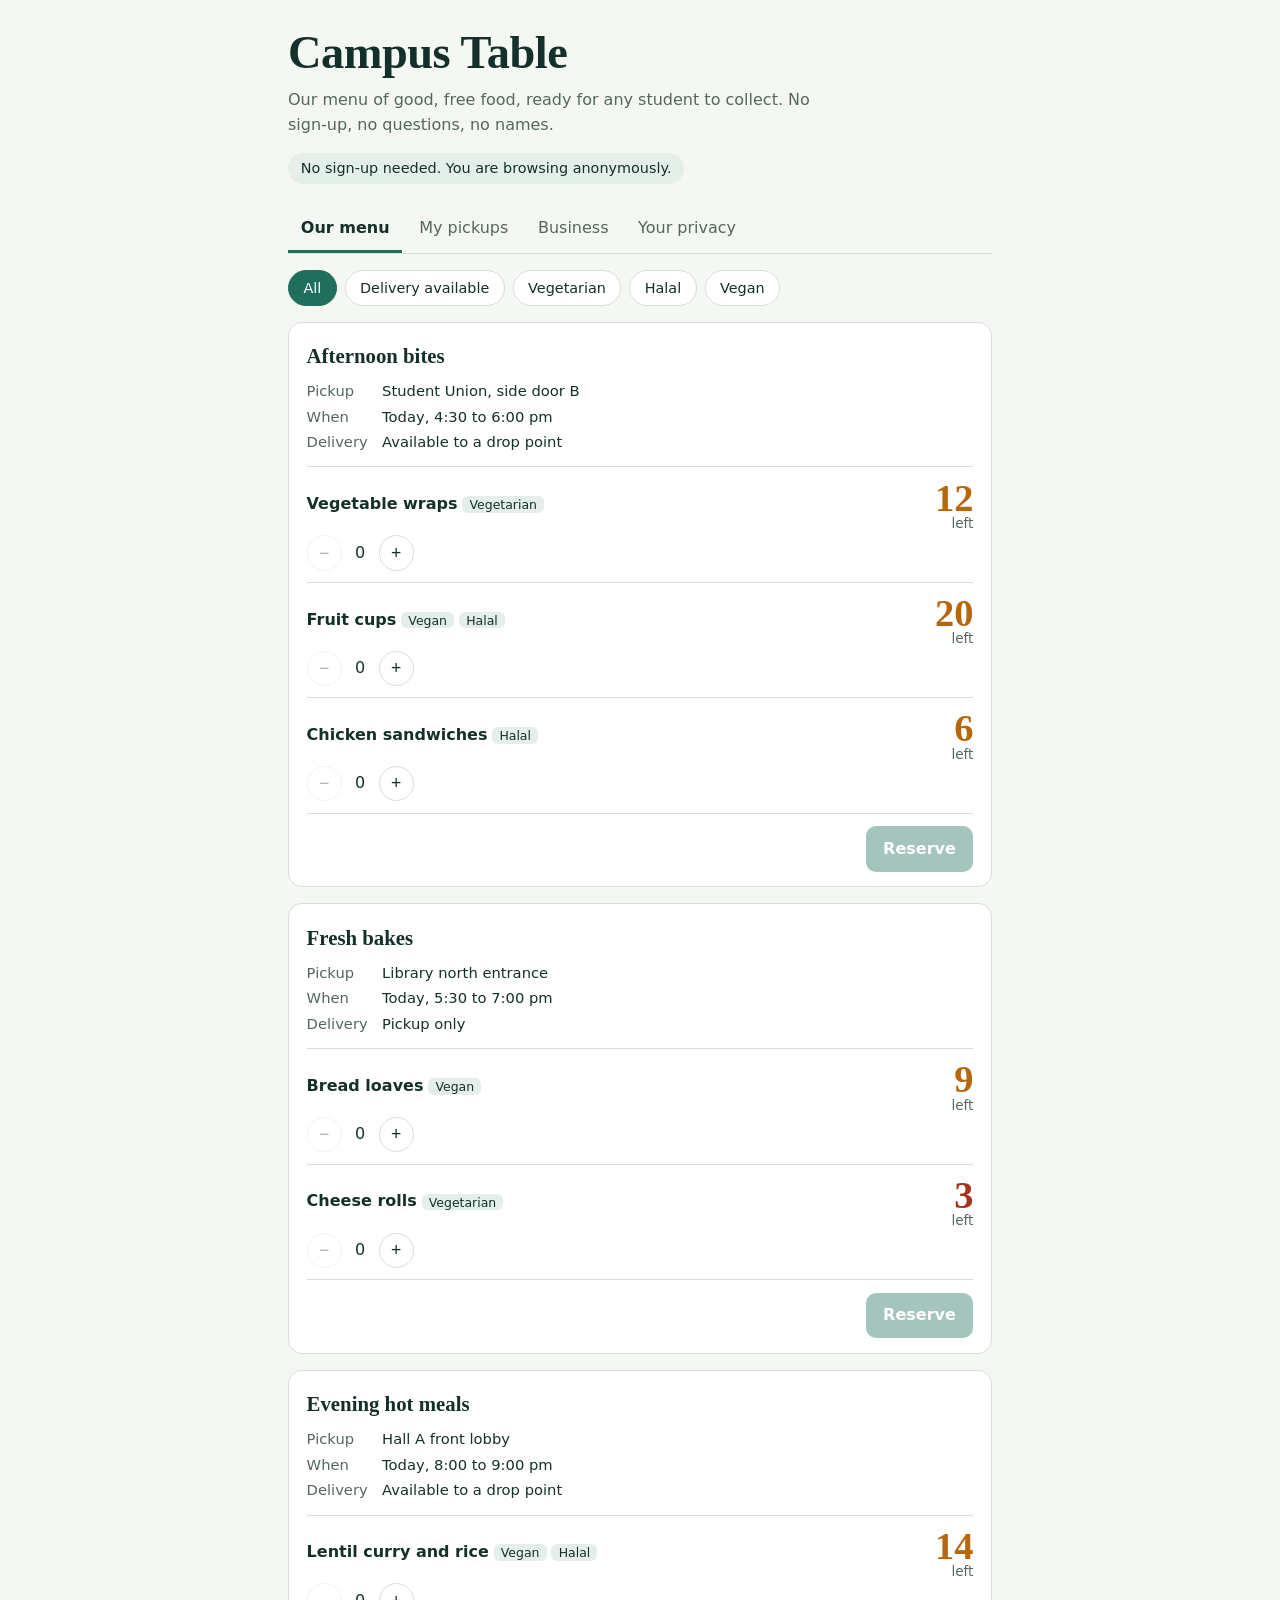
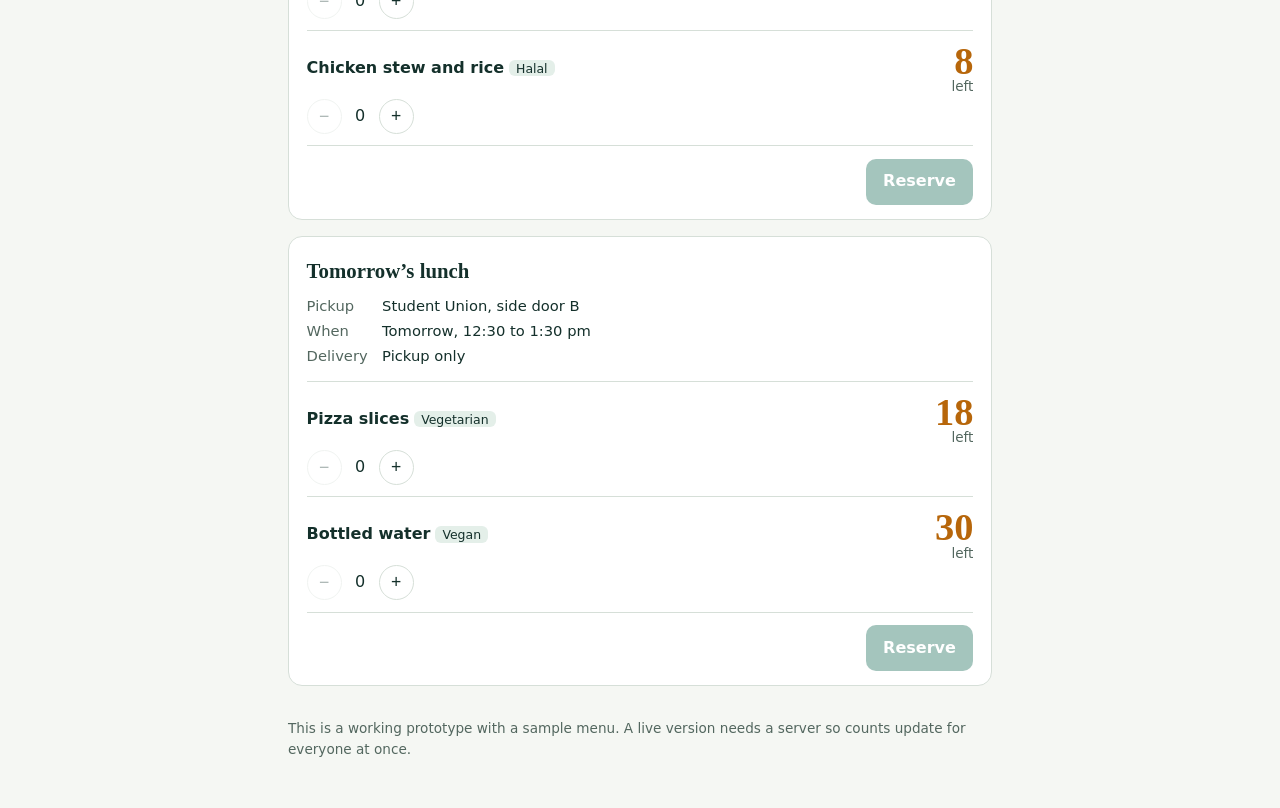
<file: index.html>
<!DOCTYPE html>
<html lang="en">
<head>
<meta charset="utf-8">
<meta name="viewport" content="width=device-width, initial-scale=1, viewport-fit=cover">
<title>Campus Table</title>
<link rel="stylesheet" href="style.css">
</head>
<body>
<div class="wrap">
<header>
<h1>Campus Table</h1>
<p class="lede">Our menu of good, free food, ready for any student to collect. No sign-up, no questions, no names.</p>
<span class="id" id="idchip"></span>
</header>
<nav role="tablist" aria-label="Sections">
<button role="tab" data-tab="browse" aria-selected="true">Our menu</button>
<button role="tab" data-tab="orders" aria-selected="false">My pickups</button>
<button role="tab" data-tab="biz" aria-selected="false">Business</button>
<button role="tab" data-tab="privacy" aria-selected="false">Your privacy</button>
</nav>
<main>
<section id="browse"></section>
<section id="orders" hidden></section>
<section id="biz" hidden>
<h2>Business</h2>
<p class="teamnote">Team area. Where the food comes from stays here and never appears on the student menu.</p>
<div class="grid">
<div class="panel"><h3>Nearby businesses</h3>
<label class="f" for="radius">Search radius: <span id="rv">5</span> km</label>
<input type="range" id="radius" min="1" max="10" value="5">
<svg class="radar" id="radar" viewBox="-110 -110 220 220" role="img" aria-label="Map of businesses around the hub"></svg>
<div id="bizList"></div></div>
<div class="panel"><h3>Report leftover food</h3>
<form id="leftForm" novalidate>
<label class="f" for="lbiz">Business</label><select id="lbiz"></select>
<label class="f" for="lfood">Food</label><input id="lfood" placeholder="e.g. Vegetable pies, cooked rice">
<label class="f" for="lqty">Portions</label><input id="lqty" type="number" min="1" value="10">
<label class="f" for="lby">Ready for pickup by</label><input id="lby" type="time" value="18:00">
<p class="err" id="lerr" role="alert"></p>
<button class="btn form" type="submit">Notify collection team</button>
</form></div>
<div class="panel"><h3>Alerts sent</h3><div id="alerts"></div></div>
</div>
</section>
<section id="privacy" hidden>
<h2>Your privacy</h2>
<ul class="plain">
<li>We never ask for your name, email, student number or reason. Your pickup code is the only thing our team ever sees.</li>
<li>Reservations are limited to 2 of each item and 3 active pickups, so there is enough for everyone. We don’t check anything else.</li>
<li>Everyone who prepares or hands over your food sees a code and a list of items. They never see who you are.</li>
<li>Delivery is optional and only offered for some menus. You choose a drop point, and handover is contactless.</li>
<li>Everything on this page is stored only in your browser. Clearing it removes every trace.</li>
</ul>
<button class="btn danger" id="wipe">Clear everything on this device</button>
</section>
</main>
<footer>This is a working prototype with a sample menu. A live version needs a server so counts update for everyone at once.</footer>
</div>
<dialog id="dlg"></dialog>
<script src="script.js"></script>
</body>
</html>
</file>
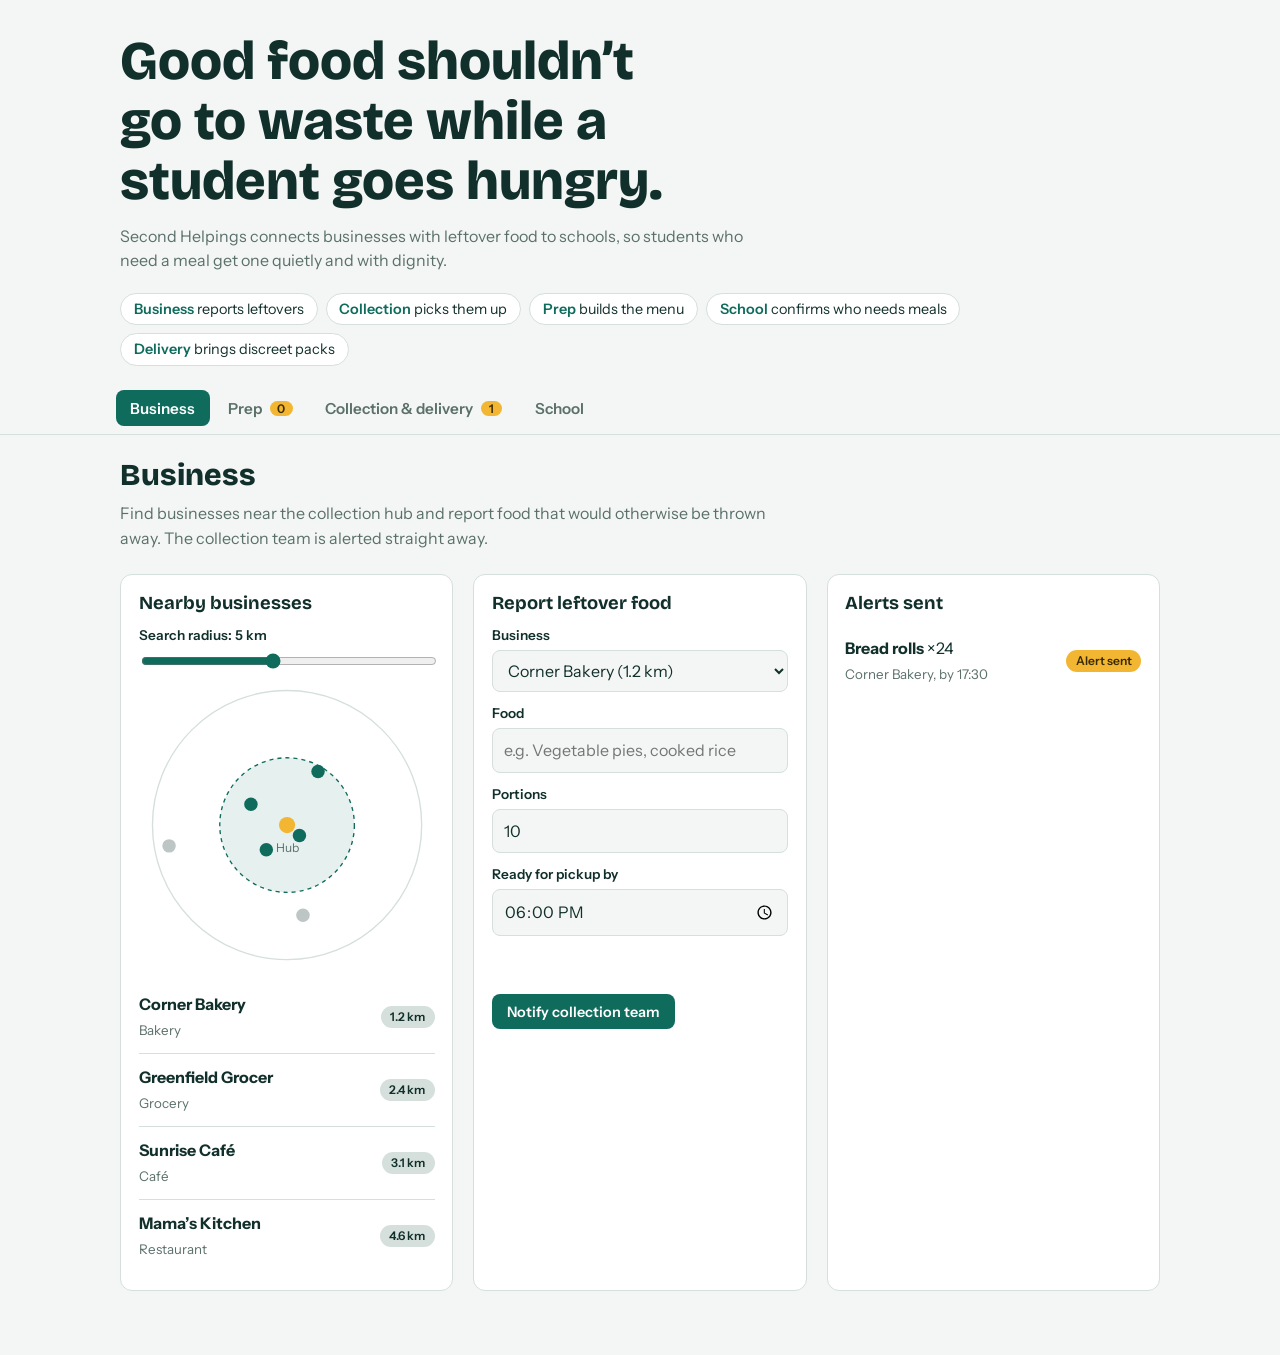
<file: Feed The Flock.html>
<!DOCTYPE html>
<html lang="en">
<head>
<meta charset="utf-8">
<meta name="viewport" content="width=device-width, initial-scale=1, viewport-fit=cover">
<title>Second Helpings: food rescue for schools</title>
<link rel="preconnect" href="https://fonts.googleapis.com">
<link href="https://fonts.googleapis.com/css2?family=Bricolage+Grotesque:wght@600;800&family=Instrument+Sans:wght@400;500;600&display=swap" rel="stylesheet">
<style>
:root{--bg:#f3f6f4;--surf:#fff;--ink:#12302b;--mute:#5b706b;--line:#d5dfdb;--brand:#0f6b5c;--brand-ink:#fff;--sun:#f2b632;--sun-ink:#3a2a00;--bad:#b3341f;
--hd:'Bricolage Grotesque',system-ui,sans-serif;--bd:'Instrument Sans',system-ui,sans-serif;
box-sizing:border-box;padding-top:env(safe-area-inset-top,0px);padding-bottom:env(safe-area-inset-bottom,0px);color-scheme:light}
@media (prefers-color-scheme:dark){:root:not([data-theme="light"]){--bg:#0d1b19;--surf:#142826;--ink:#e6f1ee;--mute:#9bb3ad;--line:#27403c;--brand:#3fb9a3;--brand-ink:#05211c;--sun:#f2b632;--bad:#ff8a73;color-scheme:dark}}
:root[data-theme="dark"]{--bg:#0d1b19;--surf:#142826;--ink:#e6f1ee;--mute:#9bb3ad;--line:#27403c;--brand:#3fb9a3;--brand-ink:#05211c;--sun:#f2b632;--bad:#ff8a73;color-scheme:dark}
*,*::before,*::after{box-sizing:border-box}
html{scroll-padding-top:env(safe-area-inset-top,0px)}
body{margin:0;background:var(--bg);color:var(--ink);font:16px/1.55 var(--bd)}
h1,h2,h3{font-family:var(--hd);line-height:1.1;margin:0}
header{padding:2rem 1.25rem 1rem;max-width:1080px;margin:0 auto}
header h1{font-size:clamp(2rem,6vw,3.4rem);font-weight:800;max-width:16ch}
header p{max-width:60ch;color:var(--mute);margin:.75rem 0 0}
.flow{display:flex;flex-wrap:wrap;gap:.5rem;margin:1.25rem 0 0;padding:0;list-style:none;font-size:.9rem}
.flow li{background:var(--surf);border:1px solid var(--line);border-radius:999px;padding:.25rem .8rem}
.flow b{color:var(--brand);font-weight:600}
nav{position:sticky;top:env(safe-area-inset-top,0px);z-index:5;background:var(--bg);border-bottom:1px solid var(--line)}
nav div{max-width:1080px;margin:0 auto;display:flex;gap:.25rem;overflow-x:auto;padding:.5rem 1rem}
nav button{flex:none;font:600 .95rem var(--bd);color:var(--mute);background:none;border:0;border-radius:8px;padding:.55rem .9rem;cursor:pointer;display:flex;gap:.5rem;align-items:center}
nav button[aria-selected="true"]{background:var(--brand);color:var(--brand-ink)}
.badge{background:var(--sun);color:var(--sun-ink);border-radius:999px;font-size:.75rem;padding:0 .45rem;min-width:1.3rem;text-align:center}
main{max-width:1080px;margin:0 auto;padding:1.5rem 1.25rem 4rem}
section[hidden]{display:none}
.lead{color:var(--mute);max-width:62ch;margin:.5rem 0 1.5rem}
h2{font-size:1.9rem;font-weight:800}
h3{font-size:1.15rem;margin-bottom:.75rem}
.grid{display:grid;gap:1.25rem;grid-template-columns:repeat(auto-fit,minmax(min(100%,320px),1fr))}
.panel{background:var(--surf);border:1px solid var(--line);border-radius:12px;padding:1.1rem}
label{display:block;font-size:.85rem;font-weight:600;margin:.7rem 0 .25rem}
input,select,textarea{width:100%;font:inherit;color:var(--ink);background:var(--bg);border:1px solid var(--line);border-radius:8px;padding:.55rem .7rem}
input[type=range]{padding:0;accent-color:var(--brand)}
:focus-visible{outline:3px solid var(--sun);outline-offset:2px}
.btn{font:600 .9rem var(--bd);background:var(--brand);color:var(--brand-ink);border:0;border-radius:8px;padding:.55rem .95rem;cursor:pointer;margin-top:.9rem}
.btn.alt{background:transparent;color:var(--brand);border:1px solid var(--brand);margin-top:0}
.btn.sm{padding:.35rem .7rem;margin-top:0}
.item{display:flex;justify-content:space-between;gap:.75rem;align-items:center;padding:.7rem 0;border-top:1px solid var(--line)}
.item:first-of-type{border-top:0}
.item small,.muted{color:var(--mute)}
.pill{font-size:.75rem;font-weight:600;border-radius:999px;padding:.1rem .6rem;background:var(--line);color:var(--ink);white-space:nowrap}
.pill.go{background:var(--sun);color:var(--sun-ink)}
.empty{color:var(--mute);padding:.5rem 0;font-style:italic}
.note{border-left:4px solid var(--sun);padding:.6rem .9rem;background:var(--surf);border-radius:0 8px 8px 0;margin:0 0 1.25rem;font-size:.92rem}
.radar{width:100%;max-width:360px;display:block;margin:0 auto .5rem}
.err{color:var(--bad);font-size:.85rem;min-height:1.2em}
#toast{position:fixed;left:50%;bottom:calc(1rem + env(safe-area-inset-bottom,0px));transform:translateX(-50%);background:var(--ink);color:var(--bg);padding:.6rem 1rem;border-radius:8px;opacity:0;pointer-events:none;transition:opacity .2s;max-width:90vw;z-index:9}
#toast.on{opacity:1}
.tools{display:flex;gap:.5rem;margin-top:1.25rem;flex-wrap:wrap}
.menucard{border:2px solid var(--ink);border-radius:14px;overflow:hidden;background:var(--surf);margin-top:.5rem}
.mh{display:flex;justify-content:space-between;align-items:center;background:var(--ink);color:var(--bg);padding:1rem 1.1rem;font:800 1.2rem var(--hd)}
.mh span:last-child{font:600 .95rem var(--bd);opacity:.85}
.mrow{display:flex;justify-content:space-between;align-items:center;gap:1rem;padding:1.1rem;border-top:1px solid var(--line)}
.mrow h4{font:800 1.15rem var(--hd);margin:0 0 .15rem}
.mrow p{margin:0 0 .35rem;color:var(--mute);font-size:.92rem}
.rbtn{font:600 1rem var(--bd);background:#1f6b4a;color:#fff;border:0;border-radius:10px;padding:.8rem 1.2rem;cursor:pointer;flex:none}
.rbtn:disabled{opacity:.45;cursor:not-allowed}
@media (prefers-reduced-motion:reduce){*{transition:none!important}}
</style>
</head>
<body>
<header>
  <h1>Good food shouldn’t go to waste while a student goes hungry.</h1>
  <p>Second Helpings connects businesses with leftover food to schools, so students who need a meal get one quietly and with dignity.</p>
  <ol class="flow" aria-label="How it works">
    <li><b>Business</b> reports leftovers</li><li><b>Collection</b> picks them up</li><li><b>Prep</b> builds the menu</li><li><b>School</b> confirms who needs meals</li><li><b>Delivery</b> brings discreet packs</li>
  </ol>
</header>
<nav><div role="tablist" aria-label="Sections">
  <button role="tab" id="t-biz" aria-selected="true" data-tab="biz">Business</button>
  <button role="tab" id="t-prep" aria-selected="false" data-tab="prep">Prep <span class="badge" id="b-prep">0</span></button>
  <button role="tab" id="t-cd" aria-selected="false" data-tab="cd">Collection &amp; delivery <span class="badge" id="b-cd">0</span></button>
  <button role="tab" id="t-school" aria-selected="false" data-tab="school">School</button>
</div></nav>

<main>
<!-- BUSINESS -->
<section id="biz" aria-labelledby="t-biz">
  <h2>Business</h2>
  <p class="lead">Find businesses near the collection hub and report food that would otherwise be thrown away. The collection team is alerted straight away.</p>
  <div class="grid">
    <div class="panel">
      <h3>Nearby businesses</h3>
      <label for="radius">Search radius: <span id="rv">5</span> km</label>
      <input type="range" id="radius" min="1" max="10" value="5">
      <svg class="radar" id="radar" viewBox="-110 -110 220 220" role="img" aria-label="Map of businesses around the hub"></svg>
      <div id="bizList"></div>
    </div>
    <div class="panel">
      <h3>Report leftover food</h3>
      <form id="leftForm" novalidate>
        <label for="lbiz">Business</label><select id="lbiz"></select>
        <label for="lfood">Food</label><input id="lfood" placeholder="e.g. Vegetable pies, cooked rice">
        <label for="lqty">Portions</label><input id="lqty" type="number" min="1" value="10">
        <label for="lby">Ready for pickup by</label><input id="lby" type="time" value="18:00">
        <p class="err" id="lerr" role="alert"></p>
        <button class="btn" type="submit">Notify collection team</button>
      </form>
    </div>
    <div class="panel">
      <h3>Alerts sent</h3>
      <div id="alerts"></div>
    </div>
  </div>
</section>

<!-- PREP -->
<section id="prep" aria-labelledby="t-prep" hidden>
  <h2>Prep</h2>
  <p class="lead">Check collected food, then add it to today’s menu with the portions that are safe to serve.</p>
  <div class="grid">
    <div class="panel"><h3>Collected, waiting for prep</h3>
      <label for="pwin">Pickup window</label><input id="pwin" value="4:30–5:30pm">
      <label for="ploc">Pickup point</label><select id="ploc"><option>Student centre foyer</option><option>Library entrance</option><option>Front office</option></select>
      <label for="palg">Allergens</label><select id="palg"><option>No common allergens</option><option>Contains gluten</option><option>Contains dairy</option><option>Contains nuts</option><option>Contains eggs</option></select>
      <div id="prepQ" style="margin-top:1rem"></div></div>
    <div class="panel"><h3>Today’s menu</h3><label for="mcode">Your student code</label><input id="mcode" placeholder="e.g. S-0412" autocomplete="off"><p class="err" id="merr" role="alert"></p><div id="menu" class="menucard"></div>
      <div class="tools"><button class="btn alt sm" id="copyMenu">Copy menu text</button></div></div>
  </div>
</section>

<!-- COLLECTION & DELIVERY -->
<section id="cd" aria-labelledby="t-cd" hidden>
  <h2>Collection &amp; delivery</h2>
  <p class="lead">Collectors claim and pick up reported food. Drivers take packed meals to the school’s collection point.</p>
  <div class="grid">
    <div class="panel"><h3>Collection queue</h3><div id="collQ"></div></div>
    <div class="panel">
      <h3>Discreet delivery run</h3>
      <p class="note">Packs are plain, unmarked bags labelled only with a student code. No names, no logos, no mention of a food programme.</p>
      <label for="dmenu">Menu item to pack</label><select id="dmenu"></select>
      <button class="btn" id="packBtn">Pack for students waiting</button>
      <div id="runList" style="margin-top:1rem"></div>
    </div>
  </div>
</section>

<!-- SCHOOL -->
<section id="school" aria-labelledby="t-school" hidden>
  <h2>School</h2>
  <p class="lead">School staff add students who need meals. Only a code is stored here. The real name stays on the school’s own system.</p>
  <p class="note">Use your school’s portal to look up the code. Delivery staff and food teams never see names.</p>
  <div class="grid">
    <div class="panel">
      <h3>Add a student to the register</h3>
      <form id="stuForm" novalidate>
        <label for="sgrade">Grade or class</label><input id="sgrade" placeholder="e.g. Grade 5">
        <label for="sdiet">Dietary needs (optional)</label><input id="sdiet" placeholder="e.g. no pork, nut allergy">
        <label for="sref">Referred by</label>
        <select id="sref"><option>Class teacher</option><option>School counsellor</option><option>Nurse</option><option>Principal</option></select>
        <p class="err" id="serr" role="alert"></p>
        <button class="btn" type="submit">Add to register</button>
      </form>
      <label for="portal" style="margin-top:1.25rem">School portal link (staff only)</label>
      <input id="portal" type="url" placeholder="https://school.example/staff">
      <div class="tools"><button class="btn alt sm" id="openPortal" type="button">Open school site</button></div>
    </div>
    <div class="panel"><h3>Confidential register</h3><div id="reg"></div></div>
  </div>
</section>
</main>
<div id="toast" role="status" aria-live="polite"></div>

<script>
(function(){
  var KEY='second-helpings-v1';
  var biz=[
    {id:1,name:'Corner Bakery',kind:'Bakery',km:1.2,a:40},
    {id:2,name:'Greenfield Grocer',kind:'Grocery',km:2.4,a:130},
    {id:3,name:'Sunrise Café',kind:'Café',km:3.1,a:210},
    {id:4,name:'Mama’s Kitchen',kind:'Restaurant',km:4.6,a:300},
    {id:5,name:'Central Hotel Buffet',kind:'Hotel',km:6.8,a:80},
    {id:6,name:'Farmers’ Co-op Store',kind:'Market',km:8.9,a:170}
  ];
  var S={listings:[],menu:[],students:[],packs:[],n:100,portal:''};
  try{var raw=localStorage.getItem(KEY);if(raw)S=JSON.parse(raw)}catch(e){}
  if(!S.listings.length&&!S.students.length&&!S.menu.length){
    S.listings=[{id:1,bid:1,food:'Bread rolls',qty:24,by:'17:30',st:'new'}];
    S.menu=[{id:2,name:'Chicken wraps',left:12,src:'Mama’s Kitchen',win:'4:30–5:30pm',loc:'Student centre foyer',alg:'Contains gluten'},{id:3,name:'Bread rolls',left:20,src:'Corner Bakery',win:'5:00–6:00pm',loc:'Library entrance',alg:'Contains gluten'},{id:4,name:'Fresh fruit cups',left:8,src:'Greenfield Grocer',win:'3:30–5:00pm',loc:'Student centre foyer',alg:'No common allergens'}];
    S.students=[{code:'S-0412',grade:'Grade 4',diet:'',ref:'Class teacher',st:'waiting'},{code:'S-0527',grade:'Grade 7',diet:'No pork',ref:'School counsellor',st:'waiting'}];
  }
  S.res=S.res||{};
  function save(){try{localStorage.setItem(KEY,JSON.stringify(S))}catch(e){}}
  function $(i){return document.getElementById(i)}
  function esc(s){return String(s).replace(/[&<>"']/g,function(c){return {'&':'&amp;','<':'&lt;','>':'&gt;','"':'&quot;',"'":'&#39;'}[c]})}
  function bname(id){var b=biz.filter(function(x){return x.id==id})[0];return b?b.name:'Unknown'}
  var tt;function toast(m){var t=$('toast');t.textContent=m;t.className='on';clearTimeout(tt);tt=setTimeout(function(){t.className=''},2600)}
  function nid(){return ++S.n}

  /* tabs */
  var tabs=document.querySelectorAll('[data-tab]');
  function show(id){tabs.forEach(function(b){b.setAttribute('aria-selected',b.dataset.tab===id)});
    ['biz','prep','cd','school'].forEach(function(s){$(s).hidden=s!==id});}
  tabs.forEach(function(b){b.onclick=function(){show(b.dataset.tab)}});

  /* business */
  function inRange(){return biz.filter(function(b){return b.km<=+$('radius').value}).sort(function(a,b){return a.km-b.km})}
  function renderBiz(){
    var r=+$('radius').value;$('rv').textContent=r;
    var list=inRange();
    $('bizList').innerHTML=list.length?list.map(function(b){return '<div class="item"><div><strong>'+esc(b.name)+'</strong><br><small>'+b.kind+'</small></div><span class="pill">'+b.km.toFixed(1)+' km</span></div>'}).join(''):'<p class="empty">No businesses in this radius. Widen the search.</p>';
    var sel=$('lbiz'),cur=sel.value;
    sel.innerHTML=list.map(function(b){return '<option value="'+b.id+'">'+esc(b.name)+' ('+b.km.toFixed(1)+' km)</option>'}).join('');
    if(cur)sel.value=cur;
    var svg='<circle r="100" fill="none" stroke="var(--line)"/><circle r="'+(r*10)+'" fill="var(--brand)" fill-opacity=".1" stroke="var(--brand)" stroke-dasharray="3 3"/><circle r="6" fill="var(--sun)"/><text y="20" text-anchor="middle" font-size="9" fill="var(--mute)">Hub</text>';
    biz.forEach(function(b){var on=b.km<=r,rad=b.km*10,x=rad*Math.cos(b.a*Math.PI/180),y=rad*Math.sin(b.a*Math.PI/180);
      svg+='<circle cx="'+x+'" cy="'+y+'" r="5" fill="'+(on?'var(--brand)':'var(--mute)')+'" opacity="'+(on?1:.4)+'"/>'});
    $('radar').innerHTML=svg;
    $('alerts').innerHTML=S.listings.length?S.listings.slice().reverse().map(function(l){
      return '<div class="item"><div><strong>'+esc(l.food)+'</strong> ×'+l.qty+'<br><small>'+esc(bname(l.bid))+', by '+l.by+'</small></div><span class="pill'+(l.st==='new'?' go':'')+'">'+({new:'Alert sent',claimed:'Claimed',collected:'Collected',prepped:'On menu'})[l.st]+'</span></div>'}).join(''):'<p class="empty">No leftovers reported yet. Use the form to send the first alert.</p>';
  }
  $('radius').oninput=renderBiz;
  $('leftForm').onsubmit=function(e){e.preventDefault();
    var f=$('lfood').value.trim(),q=+$('lqty').value;
    if(!$('lbiz').value){$('lerr').textContent='Choose a business within the radius.';return}
    if(!f||q<1){$('lerr').textContent='Add the food and at least 1 portion.';return}
    $('lerr').textContent='';
    S.listings.push({id:nid(),bid:+$('lbiz').value,food:f,qty:q,by:$('lby').value||'18:00',st:'new'});
    $('lfood').value='';save();renderAll();toast('Alert sent to the collection team.');
  };

  /* collection */
  function setSt(id,st){S.listings.forEach(function(l){if(l.id===id)l.st=st});save();renderAll()}
  function renderColl(){
    var q=S.listings.filter(function(l){return l.st==='new'||l.st==='claimed'});
    $('collQ').innerHTML=q.length?q.map(function(l){
      var btn=l.st==='new'?'<button class="btn sm" data-claim="'+l.id+'">Claim</button>':'<button class="btn sm" data-got="'+l.id+'">Mark collected</button>';
      return '<div class="item"><div><strong>'+esc(l.food)+'</strong> ×'+l.qty+'<br><small>'+esc(bname(l.bid))+', by '+l.by+'</small></div>'+btn+'</div>'}).join(''):'<p class="empty">Nothing to collect. New alerts appear here.</p>';
    document.querySelectorAll('[data-claim]').forEach(function(b){b.onclick=function(){setSt(+b.dataset.claim,'claimed');toast('Claimed. Head to the pickup.')}});
    document.querySelectorAll('[data-got]').forEach(function(b){b.onclick=function(){setSt(+b.dataset.got,'collected');toast('Collected. Sent to prep.')}});
  }

  /* prep */
  function renderPrep(){
    var q=S.listings.filter(function(l){return l.st==='collected'});
    $('prepQ').innerHTML=q.length?q.map(function(l){
      return '<div class="item"><div><strong>'+esc(l.food)+'</strong> ×'+l.qty+'<br><small>From '+esc(bname(l.bid))+'</small></div><button class="btn sm" data-prep="'+l.id+'">Add to menu</button></div>'}).join(''):'<p class="empty">No collected food yet.</p>';
    document.querySelectorAll('[data-prep]').forEach(function(b){b.onclick=function(){
      var l=S.listings.filter(function(x){return x.id===+b.dataset.prep})[0];
      S.menu.push({id:nid(),name:l.food,left:l.qty,src:bname(l.bid),win:$('pwin').value.trim(),loc:$('ploc').value,alg:$('palg').value});l.st='prepped';save();renderAll();toast('Added to the menu.')}});
    renderMenu();
  }
  $('copyMenu').onclick=function(){
    var t='Today’s menu\n'+S.menu.map(function(m){return '- '+m.name+' ('+m.left+' portions)'}).join('\n');
    try{navigator.clipboard.writeText(t).then(function(){toast('Menu copied.')},function(){toast('Copy not allowed here.')})}catch(e){toast('Copy not allowed here.')}
  };

  /* menu + reservations */
  function stOf(code){return S.students.filter(function(s){return s.code.toUpperCase()===code})[0]}
  function renderMenu(){
    var code=$('mcode').value.trim().toUpperCase(),st=stOf(code);
    var done=!!(st&&(S.res[code]||st.st==='served'));
    var tot=S.menu.reduce(function(a,m){return a+m.left},0);
    $('menu').innerHTML=S.menu.length?'<div class="mh"><span>Available today</span><span>'+tot+' portions</span></div>'+S.menu.map(function(m){
      var lab=m.left<1?'Sold out':(done&&S.res[code]===m.id?'Reserved':'Reserve');
      var meta=[m.win,m.loc].filter(Boolean).map(esc).join(' · ');
      return '<div class="mrow"><div><h4>'+esc(m.name)+'</h4>'+(meta?'<p>'+meta+'</p>':'')+(m.alg?'<p>'+esc(m.alg)+'</p>':'')+'<span class="pill'+(m.left>0?' go':'')+'">'+m.left+' left</span></div><button class="rbtn" data-res="'+m.id+'"'+((m.left<1||done)?' disabled':'')+'>'+lab+'</button></div>'}).join(''):'<p class="empty" style="padding:1rem">The menu is empty until prepped food is added.</p>';
    document.querySelectorAll('[data-res]').forEach(function(b){b.onclick=function(){reserve(+b.dataset.res)}});
  }
  function reserve(id){
    var code=$('mcode').value.trim().toUpperCase(),err=$('merr'),st=stOf(code);
    var m=S.menu.filter(function(x){return x.id===id})[0];
    if(!code){err.textContent='Enter your student code first.';return}
    if(!st){err.textContent='That code isn’t on the register. Ask a member of staff.';return}
    if(S.res[code]||st.st==='served'){err.textContent='You have already reserved a portion today.';return}
    if(!m||m.left<1){err.textContent='That item is sold out.';return}
    m.left--;S.res[code]=id;st.st='served';
    S.packs.push({id:nid(),code:st.code,grade:st.grade,st:'packed'});
    err.textContent='';save();renderAll();toast('Reserved. Your bag will be waiting at the pickup point.');
  }
  $('mcode').oninput=function(){$('merr').textContent='';renderMenu()};

  /* school */
  $('stuForm').onsubmit=function(e){e.preventDefault();
    var g=$('sgrade').value.trim();
    if(!g){$('serr').textContent='Add a grade or class so packs reach the right pickup group.';return}
    $('serr').textContent='';
    S.students.push({code:'S-'+(1000+Math.floor(Math.random()*9000)),grade:g,diet:$('sdiet').value.trim(),ref:$('sref').value,st:'waiting'});
    $('sgrade').value='';$('sdiet').value='';save();renderAll();toast('Student added by code only.')};
  $('openPortal').onclick=function(){var u=$('portal').value.trim();
    if(/^https?:\/\//i.test(u)){window.open(u,'_blank','noopener')}else{toast('Enter a link starting with https://')}};
  function renderSchool(){
    $('reg').innerHTML=S.students.length?S.students.map(function(s,i){
      return '<div class="item"><div><strong>'+esc(s.code)+'</strong> · '+esc(s.grade)+'<br><small>'+(s.diet?esc(s.diet)+' · ':'')+'Referred by '+esc(s.ref.toLowerCase())+'</small></div><span class="pill'+(s.st==='waiting'?' go':'')+'">'+(s.st==='waiting'?'Waiting':'Served')+'</span></div>'}).join(''):'<p class="empty">No students yet. Staff add students using the form.</p>';
  }

  /* delivery */
  function renderDeliv(){
    var av=S.menu.filter(function(m){return m.left>0});
    $('dmenu').innerHTML=av.map(function(m){return '<option value="'+m.id+'">'+esc(m.name)+' ('+m.left+' left)</option>'}).join('')||'<option value="">No menu items available</option>';
    var run=S.packs.filter(function(p){return p.st==='packed'});
    $('runList').innerHTML=run.length?run.map(function(p){
      return '<div class="item"><div><strong>Bag '+esc(p.code)+'</strong><br><small>Plain bag · '+esc(p.grade)+' pickup</small></div><button class="btn sm" data-del="'+p.id+'">Mark delivered</button></div>'}).join(''):'<p class="empty">No packs on the run. Pack a menu item for waiting students.</p>';
    document.querySelectorAll('[data-del]').forEach(function(b){b.onclick=function(){
      S.packs.forEach(function(p){if(p.id===+b.dataset.del)p.st='delivered'});save();renderAll();toast('Delivered discreetly.')}});
  }
  $('packBtn').onclick=function(){
    var m=S.menu.filter(function(x){return x.id===+$('dmenu').value})[0];
    var w=S.students.filter(function(s){return s.st==='waiting'});
    if(!m){toast('Add food to the menu first.');return}
    if(!w.length){toast('No students are waiting.');return}
    var n=Math.min(m.left,w.length);
    for(var i=0;i<n;i++){w[i].st='served';S.packs.push({id:nid(),code:w[i].code,grade:w[i].grade,st:'packed'})}
    m.left-=n;save();renderAll();toast(n+' discreet pack'+(n>1?'s':'')+' ready.')};

  function renderAll(){
    renderBiz();renderColl();renderPrep();renderSchool();renderDeliv();
    $('b-prep').textContent=S.listings.filter(function(l){return l.st==='collected'}).length;
    $('b-cd').textContent=S.listings.filter(function(l){return l.st==='new'||l.st==='claimed'}).length+S.packs.filter(function(p){return p.st==='packed'}).length;
  }
  renderAll();
})();
</script>
</body>
</html>
</file>
<file: style.css>
:root{--bg:#f5f7f3;--surface:#fff;--text:#14302b;--muted:#53675f;--line:#d6dfd8;--act:#1f6f5c;--act-ink:#fff;--num:#b7660a;--soft:#e4efe9;--warn:#a8321f;
box-sizing:border-box;padding-top:env(safe-area-inset-top,0px);padding-bottom:env(safe-area-inset-bottom,0px);color-scheme:light}
@media (prefers-color-scheme:dark){:root:not([data-theme="light"]){--bg:#0f1b19;--surface:#162624;--text:#e6f0ec;--muted:#9fb5ac;--line:#2a403b;--act:#5fc4a8;--act-ink:#0b1c18;--num:#f0b25a;--soft:#1d332f;--warn:#ff8f7a;color-scheme:dark}}
:root[data-theme="dark"]{--bg:#0f1b19;--surface:#162624;--text:#e6f0ec;--muted:#9fb5ac;--line:#2a403b;--act:#5fc4a8;--act-ink:#0b1c18;--num:#f0b25a;--soft:#1d332f;--warn:#ff8f7a;color-scheme:dark}
html{scroll-padding-top:env(safe-area-inset-top,0px)}
*,*::before,*::after{box-sizing:inherit}
body{margin:0;background:var(--bg);color:var(--text);font:16px/1.55 system-ui,-apple-system,"Segoe UI",Roboto,sans-serif}
h1,h2,h3,.count b,.code{font-family:"Iowan Old Style","Palatino Linotype",Palatino,Georgia,serif}
.wrap{max-width:46rem;margin:0 auto;padding:1.5rem 1rem 3rem}
h1{font-size:clamp(2rem,6vw,2.9rem);line-height:1.1;margin:.2rem 0 .6rem;letter-spacing:-.01em}
.lede{max-width:34rem;color:var(--muted);margin:0 0 1rem}
.id{display:inline-block;background:var(--soft);border-radius:999px;padding:.25rem .8rem;font-size:.9rem}
nav{display:flex;gap:.25rem;border-bottom:1px solid var(--line);margin:1.4rem 0 1rem;overflow-x:auto}
nav button{background:none;border:0;border-bottom:3px solid transparent;color:var(--muted);font:inherit;padding:.6rem .8rem;cursor:pointer;white-space:nowrap}
nav button[aria-selected="true"]{color:var(--text);border-color:var(--act);font-weight:600}
button:focus-visible,select:focus-visible,input:focus-visible{outline:3px solid var(--act);outline-offset:2px}
.chips{display:flex;flex-wrap:wrap;gap:.5rem;margin-bottom:1rem}
.chip{border:1px solid var(--line);background:var(--surface);color:var(--text);border-radius:999px;padding:.35rem .9rem;font:inherit;font-size:.9rem;cursor:pointer}
.chip[aria-pressed="true"]{background:var(--act);color:var(--act-ink);border-color:var(--act)}
.card{background:var(--surface);border:1px solid var(--line);border-radius:14px;padding:1.1rem 1.1rem .9rem;margin-bottom:1rem}
.card h3{margin:0 0 .5rem;font-size:1.3rem}
dl.meta{display:grid;grid-template-columns:max-content 1fr;gap:.15rem .9rem;margin:0 0 .8rem;font-size:.92rem}
dl.meta dt{color:var(--muted)}dl.meta dd{margin:0}
.item{display:grid;grid-template-columns:1fr auto;gap:.3rem 1rem;align-items:center;padding:.7rem 0;border-top:1px solid var(--line)}
.item .nm{font-weight:600}
.tag{font-size:.78rem;background:var(--soft);border-radius:6px;padding:.05rem .45rem;margin-left:.3rem;font-weight:400}
.count{text-align:right;color:var(--muted);font-size:.85rem;line-height:1}
.count b{display:block;font-size:2.4rem;color:var(--num);font-variant-numeric:tabular-nums;line-height:1}
.count.low b{color:var(--warn)}
.count.gone b{font-size:1.3rem;color:var(--muted)}
.step{display:flex;align-items:center;gap:.4rem;grid-column:1/-1}
.step button{width:2.2rem;height:2.2rem;border-radius:50%;border:1px solid var(--line);background:var(--surface);color:var(--text);font-size:1.1rem;cursor:pointer}
.step button:disabled{opacity:.35;cursor:not-allowed}
.step output{min-width:1.5rem;text-align:center;font-variant-numeric:tabular-nums}
.btn{background:var(--act);color:var(--act-ink);border:0;border-radius:10px;padding:.65rem 1.1rem;font:inherit;font-weight:600;cursor:pointer}
.btn:disabled{opacity:.4;cursor:not-allowed}
.btn.alt{background:none;color:var(--text);border:1px solid var(--line);font-weight:400}
.btn.danger{background:none;color:var(--warn);border:1px solid var(--warn);font-weight:400}
.foot{display:flex;justify-content:flex-end;padding-top:.8rem;border-top:1px solid var(--line)}
.order .code{font-size:2rem;margin:0;letter-spacing:.04em}
.order .row{display:flex;gap:.6rem;flex-wrap:wrap;margin-top:.8rem}
.badge{display:inline-block;border-radius:6px;padding:.05rem .5rem;font-size:.8rem;background:var(--soft)}
.empty{padding:2rem 1rem;text-align:center;color:var(--muted)}
table{width:100%;border-collapse:collapse;font-size:.92rem}
th,td{text-align:left;padding:.5rem .4rem;border-bottom:1px solid var(--line);vertical-align:top}
.scroll{overflow-x:auto}
dialog{border:1px solid var(--line);border-radius:14px;background:var(--surface);color:var(--text);padding:1.3rem;max-width:26rem;width:calc(100% - 2rem)}
dialog::backdrop{background:rgba(0,0,0,.5)}
dialog h2{margin:0 0 .6rem}
label.opt{display:block;margin:.4rem 0}
select{font:inherit;width:100%;padding:.5rem;border-radius:8px;border:1px solid var(--line);background:var(--bg);color:var(--text);margin-top:.4rem}
.note{font-size:.88rem;color:var(--muted)}
.toast{position:fixed;left:50%;bottom:calc(1rem + env(safe-area-inset-bottom,0px));transform:translateX(-50%);background:var(--text);color:var(--bg);padding:.7rem 1.1rem;border-radius:10px;max-width:90%;z-index:20}
ul.plain{padding-left:1.2rem;max-width:36rem}ul.plain li{margin:.5rem 0}
footer{margin-top:2rem;font-size:.85rem;color:var(--muted)}
.grid{display:grid;gap:1rem;grid-template-columns:repeat(auto-fit,minmax(min(100%,300px),1fr))}
.panel{background:var(--surface);border:1px solid var(--line);border-radius:14px;padding:1.1rem}
.panel h3{margin:0 0 .6rem;font-size:1.15rem}
label.f{display:block;font-size:.85rem;font-weight:600;margin:.7rem 0 .25rem}
.panel input,.panel select{width:100%;font:inherit;color:var(--text);background:var(--bg);border:1px solid var(--line);border-radius:8px;padding:.5rem .65rem}
.panel input[type=range]{padding:0;accent-color:var(--act)}
.err{color:var(--warn);font-size:.85rem;min-height:1.2em;margin:.4rem 0 0}
.row2{display:flex;justify-content:space-between;align-items:center;gap:.75rem;padding:.7rem 0;border-top:1px solid var(--line)}
.row2:first-of-type{border-top:0}
.row2 small{color:var(--muted)}
.pill{font-size:.75rem;border-radius:999px;padding:.1rem .6rem;background:var(--soft);white-space:nowrap}
.pill.go{background:var(--num);color:var(--bg)}
.btn.sm{padding:.4rem .8rem;margin-top:0;font-size:.9rem}
.btn.form{margin-top:.9rem}
.radar{width:100%;max-width:340px;display:block;margin:0 auto .5rem}
.cnt{background:var(--num);color:var(--bg);border-radius:999px;font-size:.75rem;padding:0 .45rem;margin-left:.35rem}
.teamnote{border-left:4px solid var(--num);padding:.5rem .8rem;background:var(--surface);border-radius:0 8px 8px 0;font-size:.9rem;margin:0 0 1rem;max-width:40rem}
@media (prefers-reduced-motion:no-preference){.count b{transition:color .2s}}
</file>
